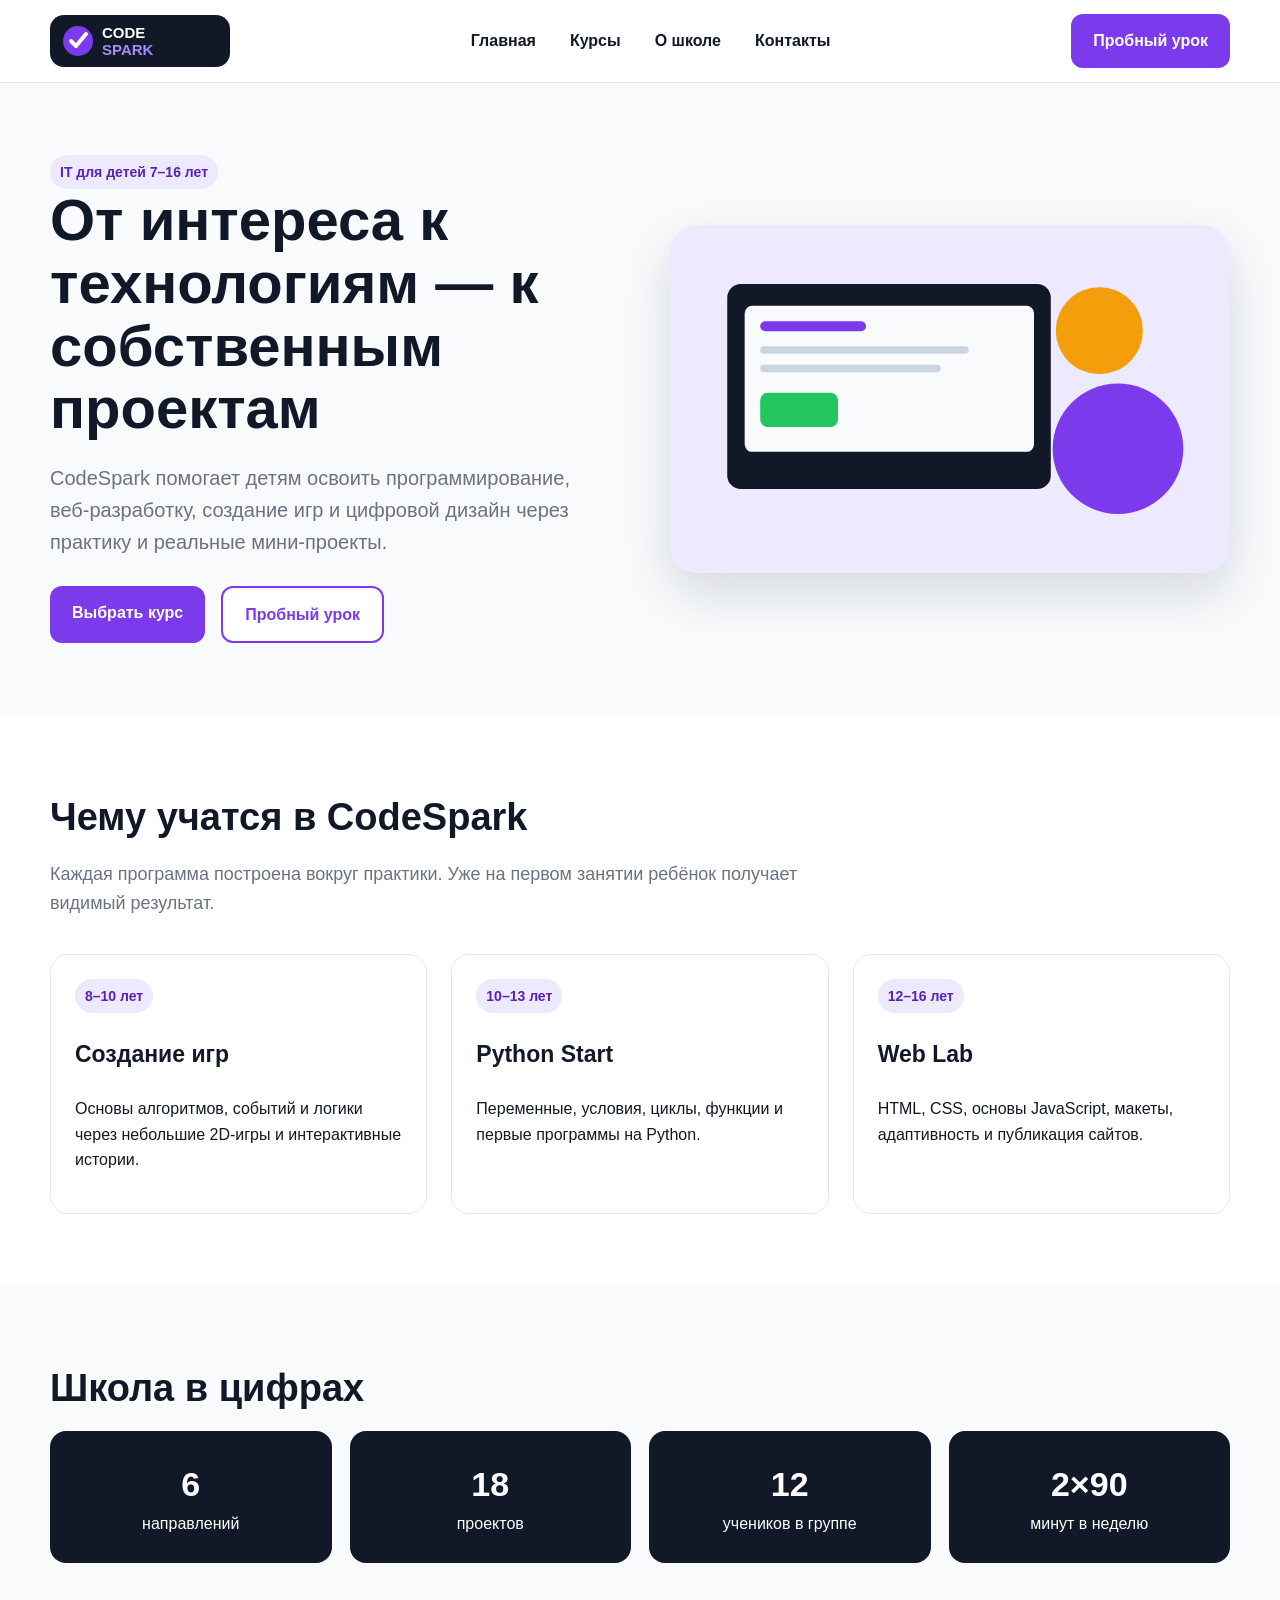
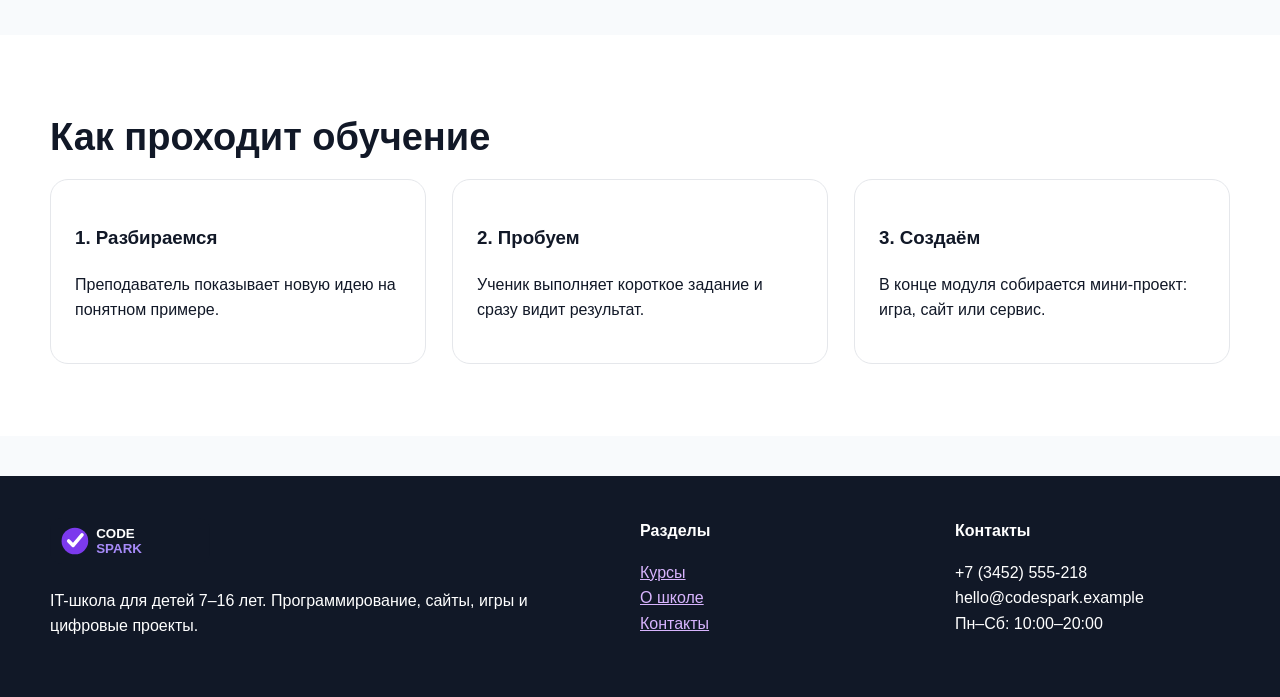
<file: index.html>
<!doctype html><html lang="ru"><head><meta charset="UTF-8"><meta name="viewport" content="width=device-width, initial-scale=1"><title>CodeSpark — IT-школа для детей</title><link rel="stylesheet" href="style.css"></head><body>

<header class="site-header">
  <div class="container header-inner">
    <a class="logo" href="index.html"><img src="assets/logo.svg" alt="CodeSpark"></a>
    <button class="nav-toggle" type="button" aria-label="Открыть меню" aria-expanded="false"><span></span><span></span><span></span></button>
    <nav class="main-nav">
      <ul>
        <li><a href="index.html">Главная</a></li>
        <li><a href="courses.html">Курсы</a></li>
        <li><a href="about.html">О школе</a></li>
        <li><a href="contacts.html">Контакты</a></li>
        <li class="nav-cta"><a class="btn" href="contacts.html#trial">Пробный урок</a></li>
      </ul>
    </nav>
    <a class="btn header-btn" href="contacts.html#trial">Пробный урок</a>
  </div>
</header>

<main>
<section class="hero"><div class="container hero-grid">
<div><span class="badge">IT для детей 7–16 лет</span><h1>От интереса к технологиям — к собственным проектам</h1><p>CodeSpark помогает детям освоить программирование, веб-разработку, создание игр и цифровой дизайн через практику и реальные мини-проекты.</p><div class="hero-actions"><a class="btn" href="courses.html">Выбрать курс</a><a class="btn btn-secondary" href="contacts.html#trial">Пробный урок</a></div></div>
<img class="hero-image" src="assets/hero.svg" alt="Иллюстрация IT-обучения">
</div></section>
<section class="section alt"><div class="container"><h2 class="section-title">Чему учатся в CodeSpark</h2><p class="section-lead">Каждая программа построена вокруг практики. Уже на первом занятии ребёнок получает видимый результат.</p>
<div class="cards">
<article class="card"><span class="badge">8–10 лет</span><h3>Создание игр</h3><p>Основы алгоритмов, событий и логики через небольшие 2D-игры и интерактивные истории.</p></article>
<article class="card"><span class="badge">10–13 лет</span><h3>Python Start</h3><p>Переменные, условия, циклы, функции и первые программы на Python.</p></article>
<article class="card"><span class="badge">12–16 лет</span><h3>Web Lab</h3><p>HTML, CSS, основы JavaScript, макеты, адаптивность и публикация сайтов.</p></article>
</div></div></section>
<section class="section"><div class="container"><h2 class="section-title">Школа в цифрах</h2><div class="stats">
<div class="stat"><strong>6</strong>направлений</div><div class="stat"><strong>18</strong>проектов</div><div class="stat"><strong>12</strong>учеников в группе</div><div class="stat"><strong>2×90</strong>минут в неделю</div>
</div></div></section>
<section class="section alt"><div class="container"><h2 class="section-title">Как проходит обучение</h2><div class="feature-row">
<div class="feature"><h3>1. Разбираемся</h3><p>Преподаватель показывает новую идею на понятном примере.</p></div>
<div class="feature"><h3>2. Пробуем</h3><p>Ученик выполняет короткое задание и сразу видит результат.</p></div>
<div class="feature"><h3>3. Создаём</h3><p>В конце модуля собирается мини-проект: игра, сайт или сервис.</p></div>
</div></div></section>
</main>
<footer class="footer">
  <div class="container footer-grid">
    <div><img src="assets/logo.svg" alt="CodeSpark" style="width:160px"><p>IT-школа для детей 7–16 лет. Программирование, сайты, игры и цифровые проекты.</p></div>
    <div><strong>Разделы</strong><p><a href="courses.html">Курсы</a><br><a href="about.html">О школе</a><br><a href="contacts.html">Контакты</a></p></div>
    <div><strong>Контакты</strong><p>+7 (3452) 555-218<br>hello@codespark.example<br>Пн–Сб: 10:00–20:00</p></div>
  </div>
</footer>
<script src="js/menu.js"></script>
</body></html>
</file>
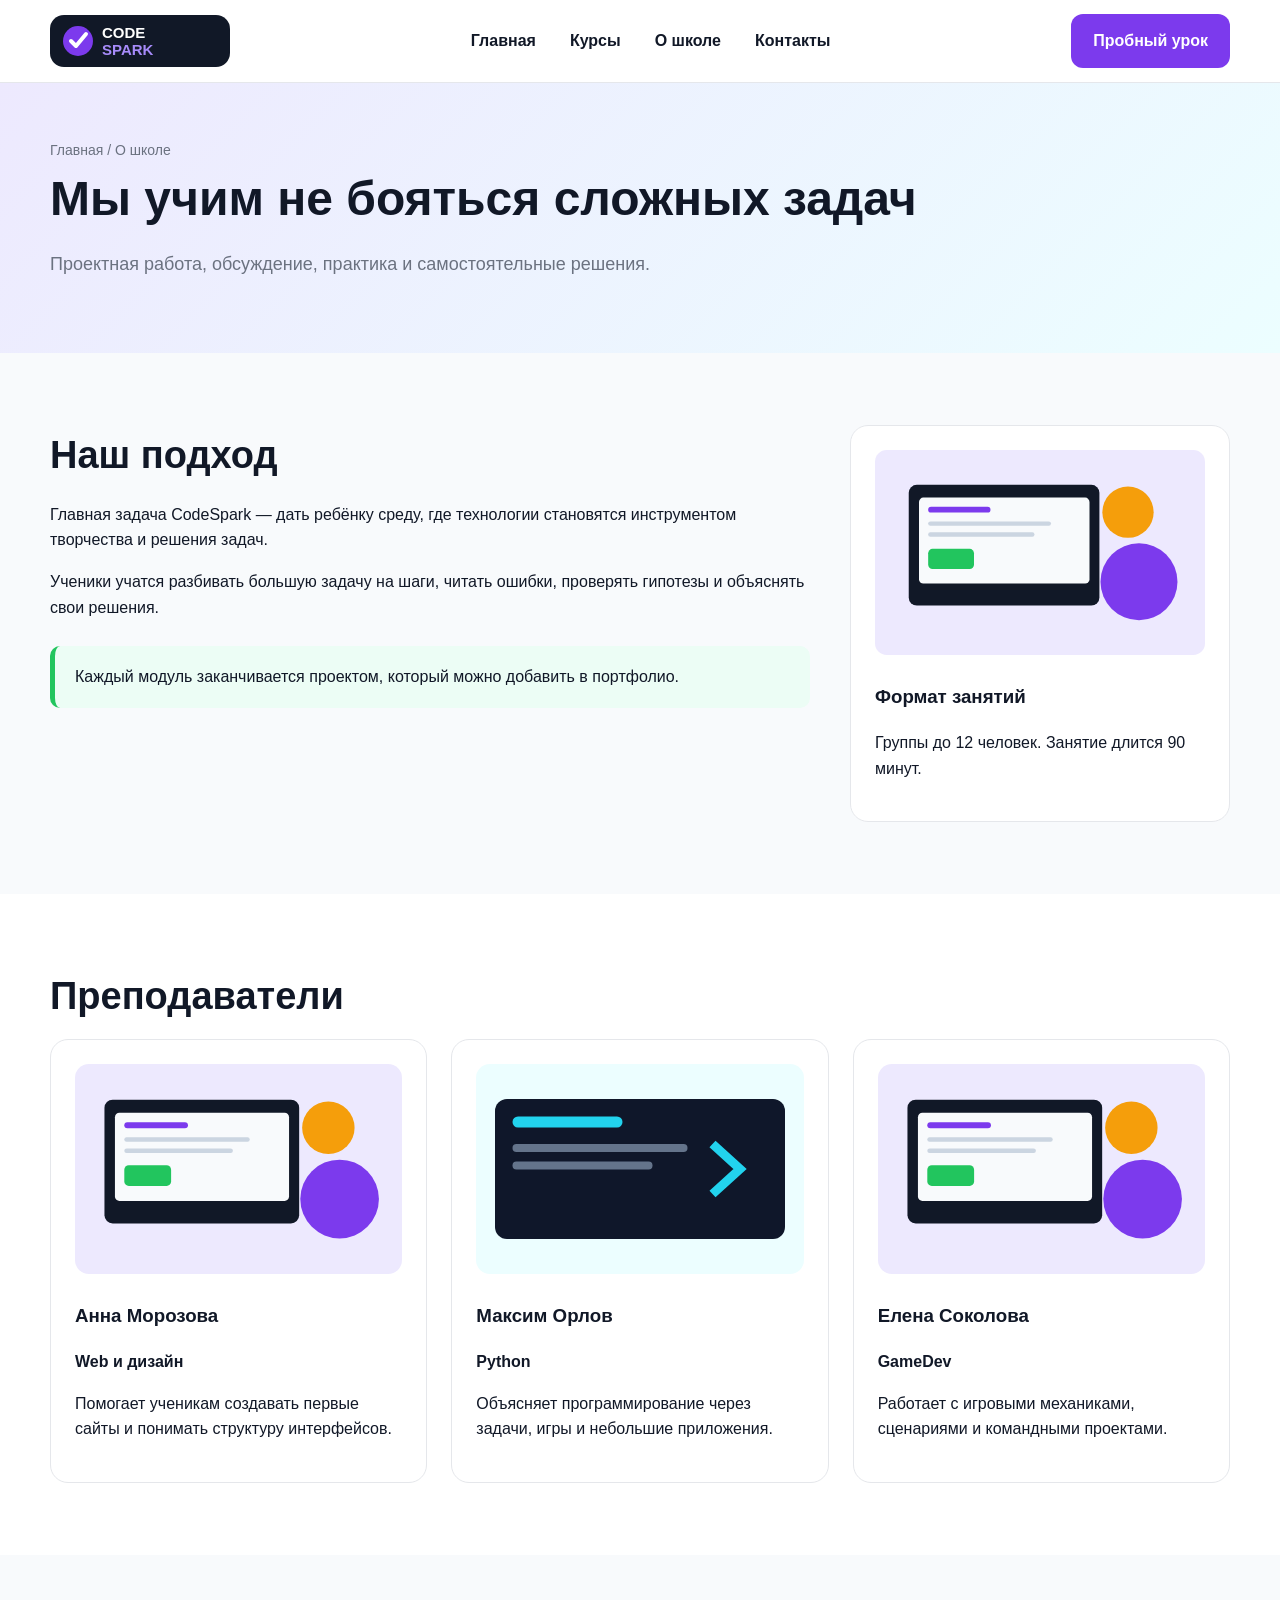
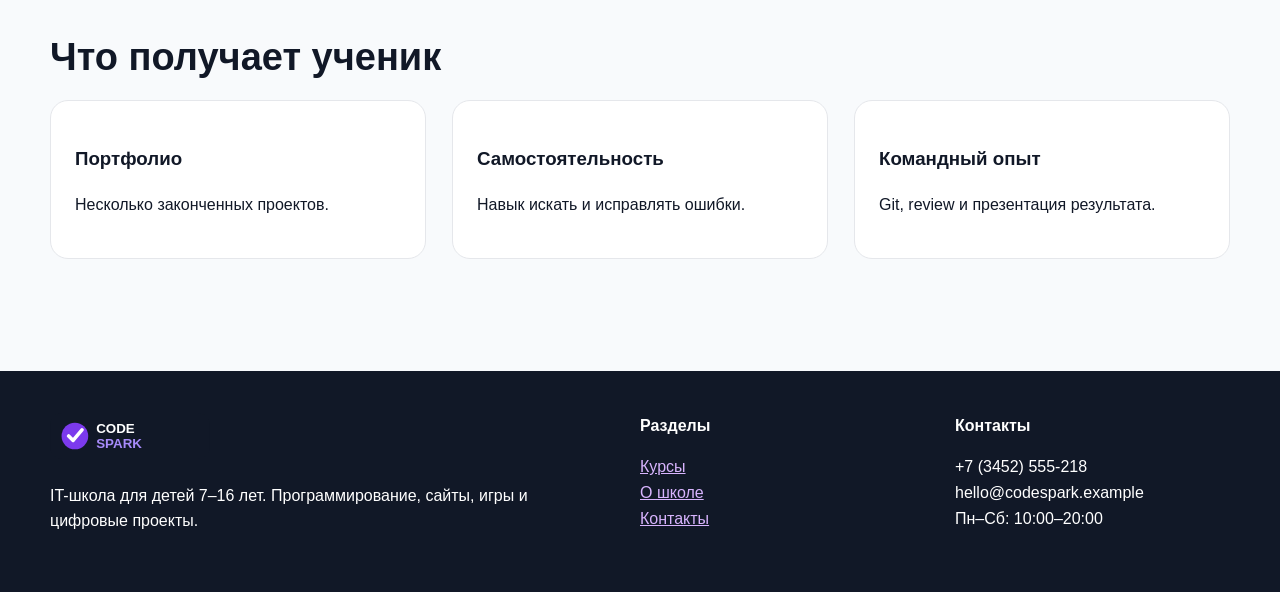
<file: about.html>
<!doctype html><html lang="ru"><head><meta charset="UTF-8"><meta name="viewport" content="width=device-width, initial-scale=1"><title>О школе — CodeSpark</title><link rel="stylesheet" href="style.css"></head><body>

<header class="site-header">
  <div class="container header-inner">
    <a class="logo" href="index.html"><img src="assets/logo.svg" alt="CodeSpark"></a>
    <button class="nav-toggle" type="button" aria-label="Открыть меню" aria-expanded="false"><span></span><span></span><span></span></button>
    <nav class="main-nav">
      <ul>
        <li><a href="index.html">Главная</a></li>
        <li><a href="courses.html">Курсы</a></li>
        <li><a href="about.html">О школе</a></li>
        <li><a href="contacts.html">Контакты</a></li>
        <li class="nav-cta"><a class="btn" href="contacts.html#trial">Пробный урок</a></li>
      </ul>
    </nav>
    <a class="btn header-btn" href="contacts.html#trial">Пробный урок</a>
  </div>
</header>

<main>
<section class="page-hero"><div class="container"><div class="breadcrumbs">Главная / О школе</div><h1>Мы учим не бояться сложных задач</h1><p class="section-lead">Проектная работа, обсуждение, практика и самостоятельные решения.</p></div></section>
<section class="section"><div class="container about-layout"><div><h2 class="section-title">Наш подход</h2><p>Главная задача CodeSpark — дать ребёнку среду, где технологии становятся инструментом творчества и решения задач.</p><p>Ученики учатся разбивать большую задачу на шаги, читать ошибки, проверять гипотезы и объяснять свои решения.</p><div class="notice">Каждый модуль заканчивается проектом, который можно добавить в портфолио.</div></div>
<aside class="sidebar"><img src="assets/hero.svg" alt="Обучение" style="width:100%"><h3>Формат занятий</h3><p>Группы до 12 человек. Занятие длится 90 минут.</p></aside></div></section>
<section class="section alt"><div class="container"><h2 class="section-title">Преподаватели</h2><div class="team-grid">
<article class="teacher"><img class="teacher-avatar" src="assets/hero.svg" alt="Анна Морозова"><h3>Анна Морозова</h3><p><strong>Web и дизайн</strong></p><p>Помогает ученикам создавать первые сайты и понимать структуру интерфейсов.</p></article>
<article class="teacher"><img class="teacher-avatar" src="assets/courses.svg" alt="Максим Орлов"><h3>Максим Орлов</h3><p><strong>Python</strong></p><p>Объясняет программирование через задачи, игры и небольшие приложения.</p></article>
<article class="teacher"><img class="teacher-avatar" src="assets/hero.svg" alt="Елена Соколова"><h3>Елена Соколова</h3><p><strong>GameDev</strong></p><p>Работает с игровыми механиками, сценариями и командными проектами.</p></article>
</div></div></section>
<section class="section"><div class="container"><h2 class="section-title">Что получает ученик</h2><div class="feature-row">
<div class="feature"><h3>Портфолио</h3><p>Несколько законченных проектов.</p></div>
<div class="feature"><h3>Самостоятельность</h3><p>Навык искать и исправлять ошибки.</p></div>
<div class="feature"><h3>Командный опыт</h3><p>Git, review и презентация результата.</p></div>
</div></div></section>
</main>
<footer class="footer">
  <div class="container footer-grid">
    <div><img src="assets/logo.svg" alt="CodeSpark" style="width:160px"><p>IT-школа для детей 7–16 лет. Программирование, сайты, игры и цифровые проекты.</p></div>
    <div><strong>Разделы</strong><p><a href="courses.html">Курсы</a><br><a href="about.html">О школе</a><br><a href="contacts.html">Контакты</a></p></div>
    <div><strong>Контакты</strong><p>+7 (3452) 555-218<br>hello@codespark.example<br>Пн–Сб: 10:00–20:00</p></div>
  </div>
</footer>
<script src="js/menu.js"></script>
</body></html>
</file>
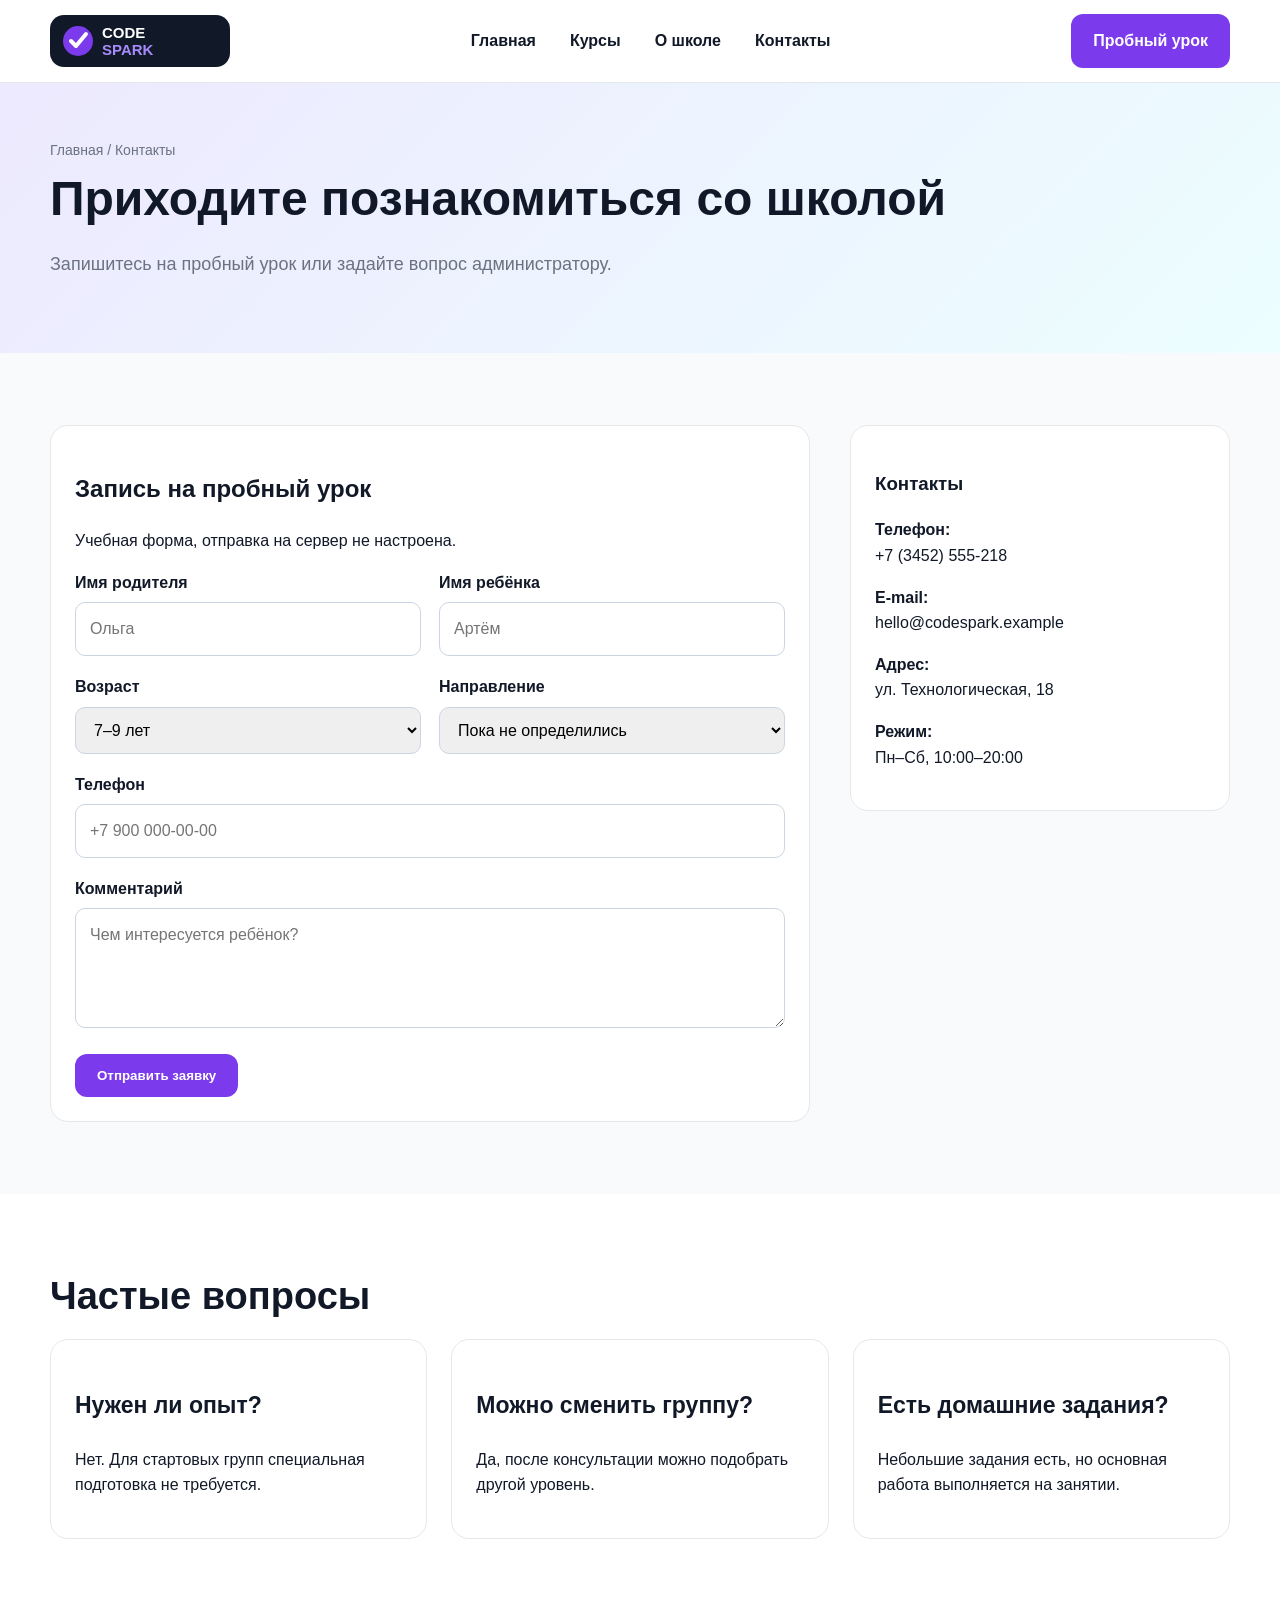
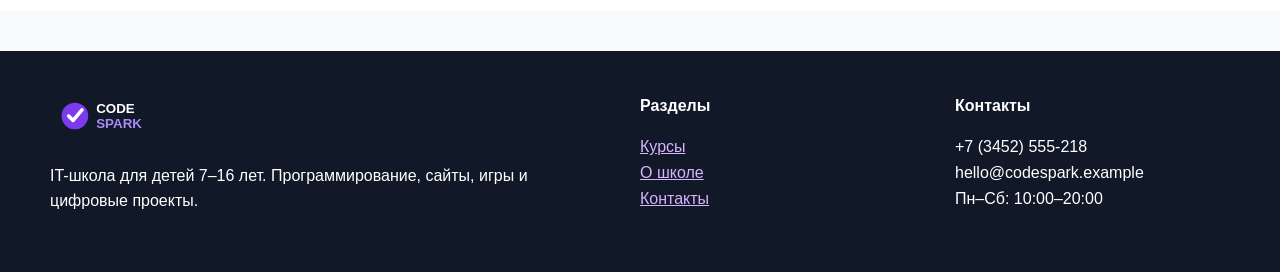
<file: contacts.html>
<!doctype html><html lang="ru"><head><meta charset="UTF-8"><meta name="viewport" content="width=device-width, initial-scale=1"><title>Контакты — CodeSpark</title><link rel="stylesheet" href="style.css"></head><body>

<header class="site-header">
  <div class="container header-inner">
    <a class="logo" href="index.html"><img src="assets/logo.svg" alt="CodeSpark"></a>
    <button class="nav-toggle" type="button" aria-label="Открыть меню" aria-expanded="false"><span></span><span></span><span></span></button>
    <nav class="main-nav">
      <ul>
        <li><a href="index.html">Главная</a></li>
        <li><a href="courses.html">Курсы</a></li>
        <li><a href="about.html">О школе</a></li>
        <li><a href="contacts.html">Контакты</a></li>
        <li class="nav-cta"><a class="btn" href="contacts.html#trial">Пробный урок</a></li>
      </ul>
    </nav>
    <a class="btn header-btn" href="contacts.html#trial">Пробный урок</a>
  </div>
</header>

<main>
<section class="page-hero"><div class="container"><div class="breadcrumbs">Главная / Контакты</div><h1>Приходите познакомиться со школой</h1><p class="section-lead">Запишитесь на пробный урок или задайте вопрос администратору.</p></div></section>
<section class="section" id="trial"><div class="container contact-layout">
<div class="form-card"><h2>Запись на пробный урок</h2><p>Учебная форма, отправка на сервер не настроена.</p>
<form><div class="form-row"><div class="form-group"><label>Имя родителя</label><input type="text" placeholder="Ольга"></div><div class="form-group"><label>Имя ребёнка</label><input type="text" placeholder="Артём"></div></div>
<div class="form-row"><div class="form-group"><label>Возраст</label><select><option>7–9 лет</option><option>10–12 лет</option><option>13–16 лет</option></select></div><div class="form-group"><label>Направление</label><select><option>Пока не определились</option><option>Игры</option><option>Python</option><option>Web</option></select></div></div>
<div class="form-group"><label>Телефон</label><input type="tel" placeholder="+7 900 000-00-00"></div>
<div class="form-group"><label>Комментарий</label><textarea placeholder="Чем интересуется ребёнок?"></textarea></div><button class="btn" type="button">Отправить заявку</button></form></div>
<aside class="sidebar"><h3>Контакты</h3><p><strong>Телефон:</strong><br>+7 (3452) 555-218</p><p><strong>E-mail:</strong><br>hello@codespark.example</p><p><strong>Адрес:</strong><br>ул. Технологическая, 18</p><p><strong>Режим:</strong><br>Пн–Сб, 10:00–20:00</p></aside>
</div></section>
<section class="section alt"><div class="container"><h2 class="section-title">Частые вопросы</h2><div class="cards">
<article class="card"><h3>Нужен ли опыт?</h3><p>Нет. Для стартовых групп специальная подготовка не требуется.</p></article>
<article class="card"><h3>Можно сменить группу?</h3><p>Да, после консультации можно подобрать другой уровень.</p></article>
<article class="card"><h3>Есть домашние задания?</h3><p>Небольшие задания есть, но основная работа выполняется на занятии.</p></article>
</div></div></section>
</main>
<footer class="footer">
  <div class="container footer-grid">
    <div><img src="assets/logo.svg" alt="CodeSpark" style="width:160px"><p>IT-школа для детей 7–16 лет. Программирование, сайты, игры и цифровые проекты.</p></div>
    <div><strong>Разделы</strong><p><a href="courses.html">Курсы</a><br><a href="about.html">О школе</a><br><a href="contacts.html">Контакты</a></p></div>
    <div><strong>Контакты</strong><p>+7 (3452) 555-218<br>hello@codespark.example<br>Пн–Сб: 10:00–20:00</p></div>
  </div>
</footer>
<script src="js/menu.js"></script>
</body></html>
</file>
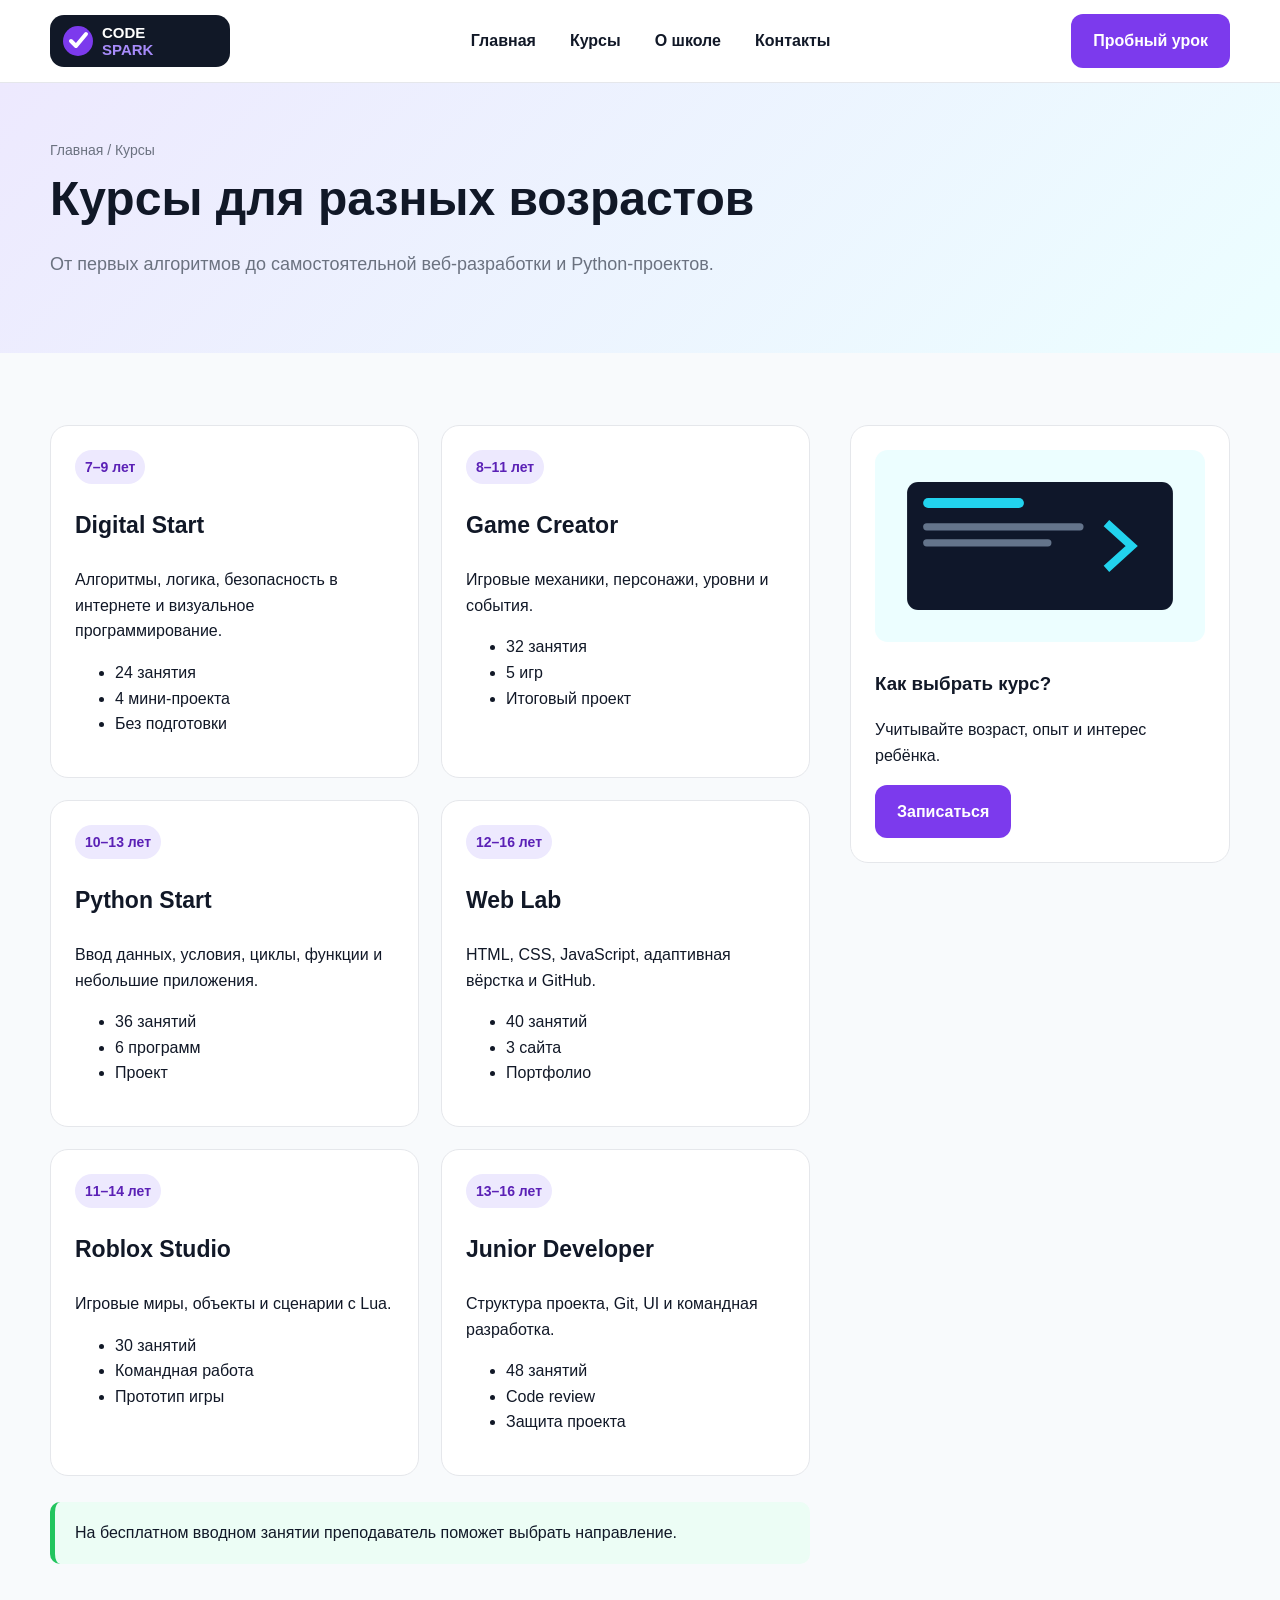
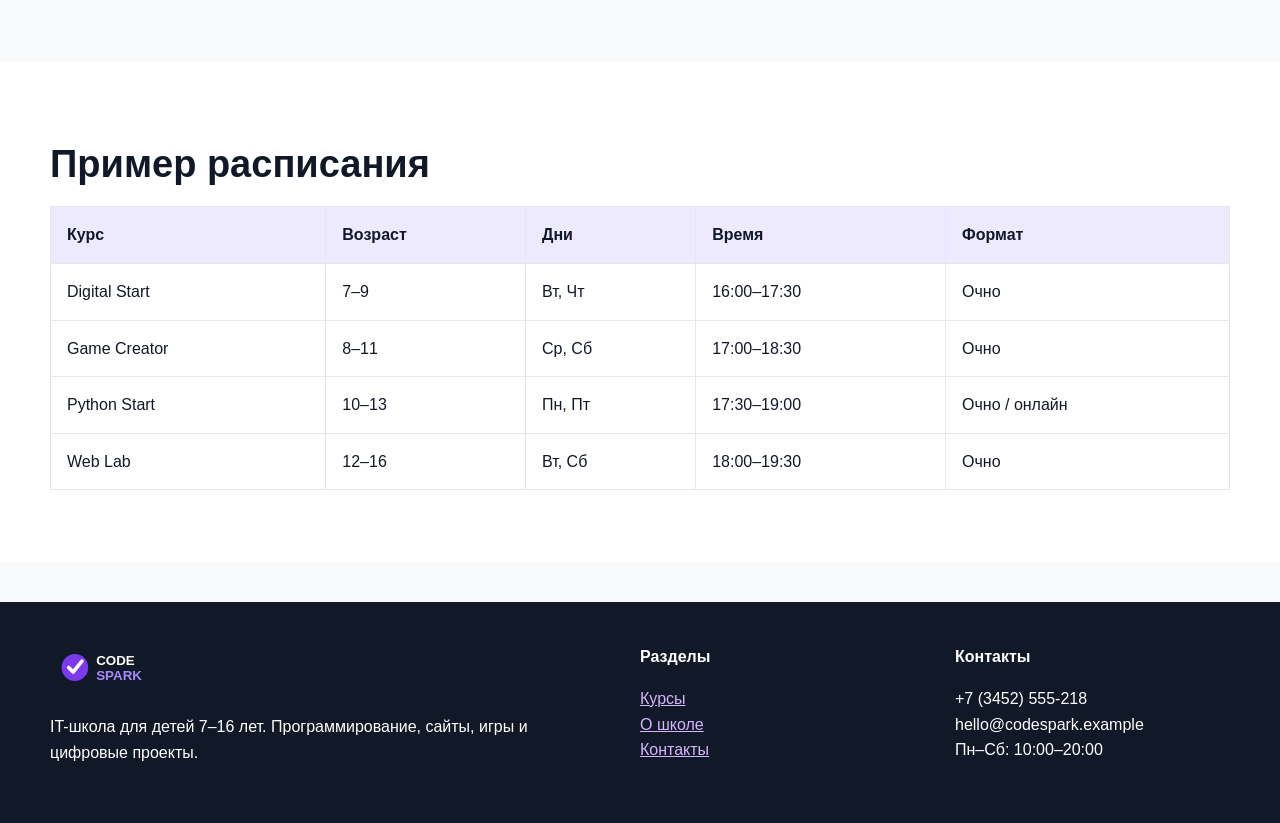
<file: courses.html>
<!doctype html><html lang="ru"><head><meta charset="UTF-8"><meta name="viewport" content="width=device-width, initial-scale=1"><title>Курсы — CodeSpark</title><link rel="stylesheet" href="style.css"></head><body>

<header class="site-header">
  <div class="container header-inner">
    <a class="logo" href="index.html"><img src="assets/logo.svg" alt="CodeSpark"></a>
    <button class="nav-toggle" type="button" aria-label="Открыть меню" aria-expanded="false"><span></span><span></span><span></span></button>
    <nav class="main-nav">
      <ul>
        <li><a href="index.html">Главная</a></li>
        <li><a href="courses.html">Курсы</a></li>
        <li><a href="about.html">О школе</a></li>
        <li><a href="contacts.html">Контакты</a></li>
        <li class="nav-cta"><a class="btn" href="contacts.html#trial">Пробный урок</a></li>
      </ul>
    </nav>
    <a class="btn header-btn" href="contacts.html#trial">Пробный урок</a>
  </div>
</header>

<main>
<section class="page-hero"><div class="container"><div class="breadcrumbs">Главная / Курсы</div><h1>Курсы для разных возрастов</h1><p class="section-lead">От первых алгоритмов до самостоятельной веб-разработки и Python-проектов.</p></div></section>
<section class="section"><div class="container course-layout">
<div><div class="course-list">
<article class="course-card"><span class="badge">7–9 лет</span><h3>Digital Start</h3><p>Алгоритмы, логика, безопасность в интернете и визуальное программирование.</p><ul><li>24 занятия</li><li>4 мини-проекта</li><li>Без подготовки</li></ul></article>
<article class="course-card"><span class="badge">8–11 лет</span><h3>Game Creator</h3><p>Игровые механики, персонажи, уровни и события.</p><ul><li>32 занятия</li><li>5 игр</li><li>Итоговый проект</li></ul></article>
<article class="course-card"><span class="badge">10–13 лет</span><h3>Python Start</h3><p>Ввод данных, условия, циклы, функции и небольшие приложения.</p><ul><li>36 занятий</li><li>6 программ</li><li>Проект</li></ul></article>
<article class="course-card"><span class="badge">12–16 лет</span><h3>Web Lab</h3><p>HTML, CSS, JavaScript, адаптивная вёрстка и GitHub.</p><ul><li>40 занятий</li><li>3 сайта</li><li>Портфолио</li></ul></article>
<article class="course-card"><span class="badge">11–14 лет</span><h3>Roblox Studio</h3><p>Игровые миры, объекты и сценарии с Lua.</p><ul><li>30 занятий</li><li>Командная работа</li><li>Прототип игры</li></ul></article>
<article class="course-card"><span class="badge">13–16 лет</span><h3>Junior Developer</h3><p>Структура проекта, Git, UI и командная разработка.</p><ul><li>48 занятий</li><li>Code review</li><li>Защита проекта</li></ul></article>
</div><div class="notice">На бесплатном вводном занятии преподаватель поможет выбрать направление.</div></div>
<aside class="sidebar"><img src="assets/courses.svg" alt="Курсы" style="width:100%"><h3>Как выбрать курс?</h3><p>Учитывайте возраст, опыт и интерес ребёнка.</p><a class="btn" href="contacts.html#trial">Записаться</a></aside>
</div></section>
<section class="section alt"><div class="container"><h2 class="section-title">Пример расписания</h2><div class="table-wrap"><table class="schedule"><thead><tr><th>Курс</th><th>Возраст</th><th>Дни</th><th>Время</th><th>Формат</th></tr></thead><tbody>
<tr><td>Digital Start</td><td>7–9</td><td>Вт, Чт</td><td>16:00–17:30</td><td>Очно</td></tr>
<tr><td>Game Creator</td><td>8–11</td><td>Ср, Сб</td><td>17:00–18:30</td><td>Очно</td></tr>
<tr><td>Python Start</td><td>10–13</td><td>Пн, Пт</td><td>17:30–19:00</td><td>Очно / онлайн</td></tr>
<tr><td>Web Lab</td><td>12–16</td><td>Вт, Сб</td><td>18:00–19:30</td><td>Очно</td></tr>
</tbody></table></div></div></section>
</main>
<footer class="footer">
  <div class="container footer-grid">
    <div><img src="assets/logo.svg" alt="CodeSpark" style="width:160px"><p>IT-школа для детей 7–16 лет. Программирование, сайты, игры и цифровые проекты.</p></div>
    <div><strong>Разделы</strong><p><a href="courses.html">Курсы</a><br><a href="about.html">О школе</a><br><a href="contacts.html">Контакты</a></p></div>
    <div><strong>Контакты</strong><p>+7 (3452) 555-218<br>hello@codespark.example<br>Пн–Сб: 10:00–20:00</p></div>
  </div>
</footer>
<script src="js/menu.js"></script>
</body></html>
</file>
<file: style.css>
:root{
  --bg:#f8fafc;--text:#111827;--muted:#6b7280;--primary:#7c3aed;
  --primary-dark:#5b21b6;--accent:#22c55e;--line:#e5e7eb;--dark:#111827;
}
*{box-sizing:border-box}
img{max-width:100%;height:auto}
body{margin:0;font-family:Arial,Helvetica,sans-serif;color:var(--text);background:var(--bg);line-height:1.6}
a{color:inherit}
.container{width:min(1180px,100% - 32px);margin:0 auto}
.site-header{background:#fff;border-bottom:1px solid var(--line);position:sticky;top:0;z-index:10}
.header-inner{height:82px;display:flex;align-items:center;justify-content:space-between}
.logo img{width:180px;display:block}
.main-nav ul{margin:0;padding:0;display:flex;gap:34px;list-style:none;align-items:center}
.main-nav a{text-decoration:none;font-weight:700}
.main-nav a:hover,.main-nav a.active{color:var(--primary)}
.btn{display:inline-block;padding:14px 22px;border-radius:12px;text-decoration:none;font-weight:700;background:var(--primary);color:#fff;border:0}
.btn-secondary{background:#fff;color:var(--primary);border:2px solid var(--primary)}
.hero{padding:72px 0}
.hero-grid{display:grid;grid-template-columns:1fr 1fr;gap:60px;align-items:center}
.hero h1{font-size:58px;line-height:1.08;margin:0 0 22px}
.hero p{font-size:20px;color:var(--muted);margin:0 0 28px}
.hero-actions{display:flex;gap:16px}
.hero-image{width:100%;border-radius:28px;box-shadow:0 20px 50px rgba(17,24,39,.14)}
.section{padding:72px 0}.section.alt{background:#fff}
.section-title{font-size:38px;margin:0 0 12px}.section-lead{max-width:760px;color:var(--muted);margin:0 0 36px;font-size:18px}
.cards{display:grid;grid-template-columns:repeat(3,1fr);gap:24px}
.card,.course-card,.teacher,.form-card,.sidebar,.feature{background:#fff;border:1px solid var(--line);border-radius:18px;padding:24px}
.card h3,.course-card h3{font-size:23px}
.badge{display:inline-block;padding:6px 10px;border-radius:999px;background:#ede9fe;color:var(--primary-dark);font-size:14px;font-weight:700}
.stats{display:grid;grid-template-columns:repeat(4,1fr);gap:18px}
.stat{background:var(--dark);color:#fff;padding:26px;border-radius:16px;text-align:center}.stat strong{display:block;font-size:34px}
.course-layout,.about-layout,.contact-layout{display:grid;grid-template-columns:minmax(0,2fr) minmax(0,1fr);gap:40px;align-items:start}
.course-list{display:grid;grid-template-columns:repeat(2,1fr);gap:22px}
.sidebar{position:sticky;top:110px}
.schedule{width:100%;border-collapse:collapse;min-width:900px;background:#fff}
.schedule th,.schedule td{padding:15px 16px;border:1px solid var(--line);text-align:left}.schedule th{background:#ede9fe}
.team-grid{display:grid;grid-template-columns:repeat(3,1fr);gap:24px}
.teacher-avatar{width:100%;height:210px;object-fit:cover;border-radius:14px}
.feature-row{display:flex;gap:26px}.feature{width:33.333%}
.form-row{display:flex;gap:18px}.form-group{flex:1;margin-bottom:18px}
label{display:block;font-weight:700;margin-bottom:7px}
input,select,textarea{width:100%;padding:13px 14px;border:1px solid #cbd5e1;border-radius:10px;font:inherit}
textarea{min-height:120px;resize:vertical}
.page-hero{padding:56px 0 38px;background:linear-gradient(135deg,#ede9fe,#ecfeff)}
.page-hero h1{font-size:48px;margin:0 0 12px}.breadcrumbs{color:var(--muted);font-size:14px}
.notice{padding:18px 20px;border-left:5px solid var(--accent);background:#ecfdf5;border-radius:10px;margin:26px 0}
.footer{background:var(--dark);color:#fff;padding:42px 0;margin-top:40px}
.footer-grid{display:grid;grid-template-columns:2fr 1fr 1fr;gap:40px}.footer a{color:#d8b4fe}



/* ===== Бургер-меню и обёртка таблицы (базовые стили) ===== */
.nav-toggle,.nav-cta{display:none}
.table-wrap{overflow-x:auto;-webkit-overflow-scrolling:touch}

/* ===== Планшеты ===== */
@media (max-width:1024px){
  .hero-grid{gap:32px}
  .hero h1{font-size:44px}
  .cards,.team-grid{grid-template-columns:repeat(2,1fr)}
  .course-layout,.about-layout,.contact-layout{grid-template-columns:1fr}
  .sidebar{position:static}
  .main-nav ul{gap:20px}
}

/* ===== Телефоны ===== */
@media (max-width:768px){
  .header-inner{height:70px;position:relative}
  .logo img{width:140px}
  .header-btn{display:none}
  .nav-toggle{display:flex;flex-direction:column;justify-content:center;gap:5px;width:44px;height:44px;padding:10px;background:#fff;border:1px solid var(--line);border-radius:10px;cursor:pointer}
  .nav-toggle span{display:block;height:3px;background:var(--text);border-radius:2px}
  .main-nav{display:none;position:absolute;top:100%;left:-16px;right:-16px;background:#fff;border-bottom:1px solid var(--line);box-shadow:0 12px 24px rgba(17,24,39,.08);padding:8px 16px 16px}
  .main-nav.open{display:block}
  .main-nav ul{flex-direction:column;align-items:stretch;gap:0}
  .main-nav li a:not(.btn){display:block;padding:14px 4px;border-bottom:1px solid var(--line)}
  .nav-cta{display:block;margin-top:14px}
  .nav-cta .btn{display:block;text-align:center}

  .hero{padding:36px 0}
  .hero-grid{grid-template-columns:1fr}
  .hero h1{font-size:34px}
  .hero p{font-size:17px}
  .hero-actions{flex-wrap:wrap}
  .hero-actions .btn{flex:1 1 100%;text-align:center}
  .section{padding:44px 0}
  .section-title{font-size:28px}
  .section-lead{font-size:16px}
  .page-hero{padding:36px 0 26px}
  .page-hero h1{font-size:32px}
  .cards,.team-grid,.course-list{grid-template-columns:1fr}
  .stats{grid-template-columns:repeat(2,1fr)}
  .stat{padding:18px}
  .stat strong{font-size:28px}
  .feature-row{flex-direction:column;gap:16px}
  .feature{width:100%}
  .form-row{flex-direction:column;gap:0}
  input,select,textarea{font-size:16px}
  .form-card .btn{width:100%}
  .teacher-avatar{height:180px}
  .footer-grid{grid-template-columns:1fr;gap:24px}
}

/* ===== Маленькие телефоны ===== */
@media (max-width:380px){
  .hero h1{font-size:28px}
  .stats{grid-template-columns:1fr}
  .card,.course-card,.teacher,.form-card,.sidebar,.feature{padding:18px}
}
</file>
